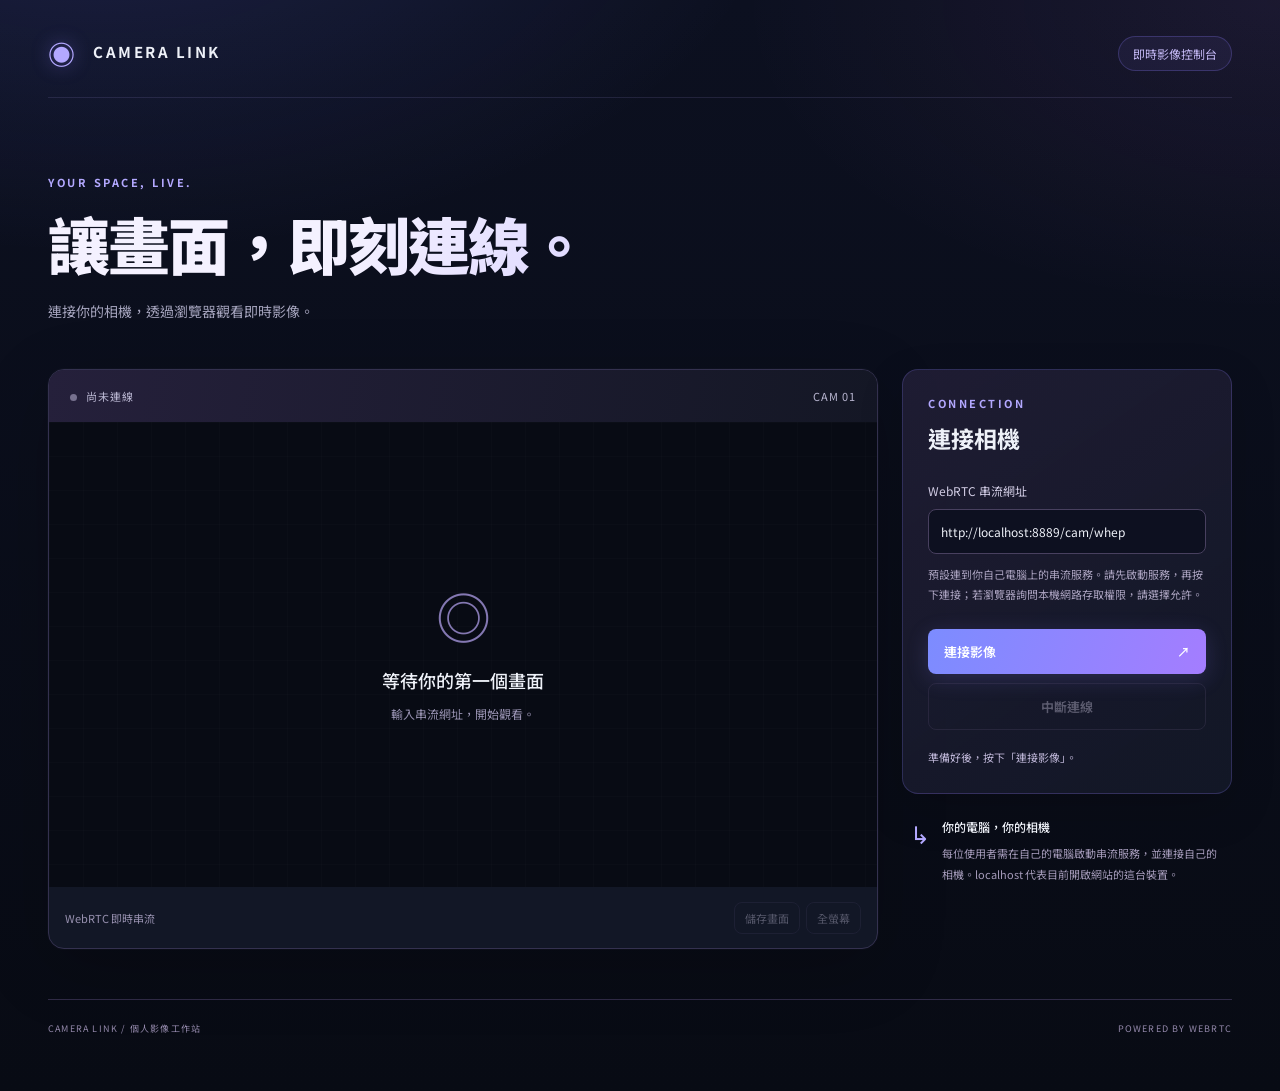
<file: index.html>
<!doctype html>
<html lang="zh-Hant">
<head>
  <meta charset="utf-8">
  <meta name="viewport" content="width=device-width, initial-scale=1">
  <meta name="color-scheme" content="dark">
  <title>Camera Link · 即時相機</title>
  <link rel="stylesheet" href="style.css">
  <script src="app.js" defer></script>
</head>
<body>
  <main>
    <header><a class="brand" href="./"><span class="brand-icon">◉</span> CAMERA LINK</a><span class="tag">即時影像控制台</span></header>
    <section class="intro"><p class="eyebrow">YOUR SPACE, LIVE.</p><h1>讓畫面，<br>即刻連線。</h1><p>連接你的相機，透過瀏覽器觀看即時影像。</p></section>
    <div class="workspace">
      <section class="viewer" aria-label="相機畫面">
        <div class="viewer-bar"><span><span id="status-dot" class="dot"></span><span id="status" role="status" aria-live="polite">尚未連線</span></span><span>CAM 01</span></div>
        <div class="screen" id="screen">
          <video id="video" autoplay playsinline muted aria-label="相機即時影像"></video>
          <div id="placeholder" class="placeholder"><span class="camera-icon">◎</span><h2>等待你的第一個畫面</h2><p>輸入串流網址，開始觀看。</p></div>
          <span class="live" id="live" hidden>● LIVE</span>
        </div>
        <div class="viewer-footer"><span id="resolution">WebRTC 即時串流</span><div><button id="snapshot" class="small" disabled>儲存畫面</button><button id="fullscreen" class="small" disabled>全螢幕</button></div></div>
      </section>
      <aside>
        <form id="connect-form" class="card">
          <p class="eyebrow">CONNECTION</p><h2>連接相機</h2>
          <label for="endpoint">WebRTC 串流網址</label>
          <input id="endpoint" type="url" required value="http://localhost:8889/cam/whep" placeholder="http://localhost:8889/cam/whep" autocomplete="off" spellcheck="false" aria-describedby="endpoint-help">
          <p class="help" id="endpoint-help">預設連到你自己電腦上的串流服務。請先啟動服務，再按下連接；若瀏覽器詢問本機網路存取權限，請選擇允許。</p>
          <button id="connect" class="primary" type="submit">連接影像 <span>↗</span></button>
          <button id="disconnect" type="button" class="secondary" disabled>中斷連線</button>
          <p id="message" class="message" role="status" aria-live="polite">準備好後，按下「連接影像」。</p>
        </form>
        <div class="note"><span>↳</span><div><h3>你的電腦，你的相機</h3><p>每位使用者需在自己的電腦啟動串流服務，並連接自己的相機。localhost 代表目前開啟網站的這台裝置。</p></div></div>
      </aside>
    </div>
    <footer><span>CAMERA LINK / 個人影像工作站</span><span>POWERED BY WEBRTC</span></footer>
  </main>
</body>
</html>
</file>
<file: style.css>
@import url('https://fonts.googleapis.com/css2?family=Noto+Sans+TC:wght@400;500;600;700;900&display=swap');
:root{font-family:'Noto Sans TC',system-ui,sans-serif;color:#eef1f8;background:#0a0d16;font-synthesis:none;color-scheme:dark}*{box-sizing:border-box}body{margin:0;background:radial-gradient(1100px 620px at 8% -12%,#6f78ff29,transparent 62%),radial-gradient(900px 520px at 100% 0%,#d17cf014,transparent 60%),linear-gradient(#0c1020,#080b14)}main{max-width:1392px;margin:auto;padding:34px 48px}header,.viewer-bar,.viewer-footer,footer{display:flex;justify-content:space-between;align-items:center}.brand{font-size:15px;letter-spacing:2.5px;font-weight:700;text-decoration:none;color:inherit}.brand-icon{color:#b3a8ff;font-size:27px;vertical-align:middle;margin-right:10px}.tag{font-size:12px;color:#aaa6c4;border:1px solid #34314f;padding:8px 14px;border-radius:30px}.intro{padding:65px 0 34px}.eyebrow{color:#b3a8ff;font-size:11px;letter-spacing:2.5px;font-weight:700}h1{font-size:clamp(36px,5vw,62px);line-height:1.25;letter-spacing:-2px;margin:15px 0 18px;font-weight:900}.intro>p:last-child{color:#a5a4bd;font-size:14px}.workspace{display:grid;grid-template-columns:minmax(0,1fr) 330px;gap:24px;align-items:start}.viewer{overflow:hidden;background:#121726;border:1px solid #34314f;border-radius:16px}.viewer-bar{height:52px;padding:0 21px;font-size:11px;letter-spacing:1px;color:#b9b6d1}.dot{display:inline-block;width:7px;height:7px;background:#77718f;border-radius:50%;margin-right:9px}.dot.online{background:#b3a8ff;box-shadow:0 0 10px #b3a8ff77}.screen{position:relative;aspect-ratio:16/9;background:#080b14;background-image:linear-gradient(#ffffff03 1px,transparent 1px),linear-gradient(90deg,#ffffff03 1px,transparent 1px);background-size:34px 34px;display:flex;align-items:center;justify-content:center}.screen:fullscreen{background:#000;width:100%;height:100%;aspect-ratio:auto}video{width:100%;height:100%;object-fit:contain;position:absolute;inset:0}.placeholder{text-align:center;padding:20px;z-index:1;pointer-events:none}.camera-icon{font-size:55px;font-weight:400;color:#8478b2}.placeholder h2{font-size:18px;font-weight:500;margin:12px 0}.placeholder p{font-size:12px;color:#9690af}.live{position:absolute;top:18px;left:18px;background:#b3a8ff;color:#181329;padding:5px 10px;border-radius:4px;font-size:10px;font-weight:700;letter-spacing:1px}.viewer-footer{min-height:61px;gap:10px;padding:12px 16px;color:#9891b0;font-size:11px}.viewer-footer>div{display:flex;gap:6px}button,input{font:inherit}button{cursor:pointer;transition:background .2s,opacity .2s;border-radius:8px}button:disabled{opacity:.35;cursor:not-allowed}.small{border:1px solid #34314f;background:transparent;color:#d0cce5;font-size:11px;padding:7px 10px}.small:hover:enabled{background:#2b2545}.card{border:1px solid #34314f;border-radius:16px;padding:25px;background:#17172a}.card .eyebrow{margin:0}.card h2{font-size:23px;margin:10px 0 27px}label{display:block;font-size:12px;color:#d2cde5;margin-bottom:10px}input{width:100%;border:1px solid #48405f;border-radius:8px;background:#0d1020;color:#eef1f8;padding:13px 12px;font-size:12px;outline:none}input:focus{border-color:#b3a8ff;box-shadow:0 0 0 2px #b3a8ff1a}input::placeholder{color:#817a9e}.help{font-size:11px;line-height:1.9;color:#aaa2bf;margin:10px 0 24px;overflow-wrap:anywhere}code{font-family:monospace}.primary,.secondary{width:100%;padding:13px 16px;font-size:13px;font-weight:600}.primary{background:#b3a8ff;color:#ffffff;border:0;display:flex;justify-content:space-between}.primary:hover:enabled{background:#b3a8ff}.secondary{background:transparent;border:1px solid #48405f;color:#ddd8ef;margin-top:9px}.message{font-size:11px;line-height:1.8;margin:18px 0 0;color:#bcb4d5;overflow-wrap:anywhere}.message.error{color:#ffb2a5}.note{display:flex;gap:12px;padding:22px 8px}.note>span{color:#b3a8ff;font-size:24px}.note h3{font-size:12px;font-weight:500;margin:2px 0 8px}.note p{font-size:11px;line-height:1.9;color:#a49ab9;margin:0}footer{border-top:1px solid #302b47;margin-top:50px;padding:22px 0;font-size:9px;letter-spacing:1.2px;color:#9388aa;gap:14px}button:focus-visible,a:focus-visible{outline:2px solid #b3a8ff;outline-offset:4px}[hidden]{display:none!important}@media(min-width:1000px){h1 br{display:none}}@media(max-width:850px){main{padding:25px 22px}.intro{padding-top:40px}.workspace{grid-template-columns:1fr}aside{display:grid;grid-template-columns:1fr}.card{padding:23px}.intro h1 br{display:none}footer{margin-top:25px}}@media(max-width:450px){.tag{font-size:10px;padding:6px 10px}.brand{font-size:11px;letter-spacing:1px}.viewer-footer{flex-wrap:wrap}.intro h1{font-size:38px}footer{align-items:start;flex-direction:column}}

/* Violet palette inspired by the supplied SRTools reference. */
body{min-height:100vh}
header{border-bottom:1px solid #b3a8ff20;padding-bottom:24px}
.brand-icon{text-shadow:0 0 20px #8b7dff66}
.tag{background:#8b7dff12;border-color:#8b7dff40;color:#c2b7f3}
.viewer{box-shadow:0 18px 70px #00000033,0 0 0 1px #b3a8ff06}
.viewer-bar{background:linear-gradient(100deg,#25203b,#141725)}
.card{background:linear-gradient(145deg,#242039cc,#121726);box-shadow:0 16px 45px #00000026;border-color:#8b7dff38}
.primary{background:linear-gradient(110deg,#7c8cff,#a47dff);box-shadow:0 5px 22px #8b7dff30}
.primary:hover:enabled{background:linear-gradient(110deg,#95a1ff,#bd9bff);box-shadow:0 5px 28px #8b7dff55}
.secondary:hover:enabled{background:#8b7dff14;border-color:#8b7dff88}
.live{background:#25203c;color:#d1c8ff;border:1px solid #b3a8ff66}
.dot.online{background:#b3a8ff;box-shadow:0 0 10px #8b7dff88}
h1{background:linear-gradient(110deg,#f4f1ff 25%,#b3a8ff 90%);background-clip:text;-webkit-background-clip:text;color:transparent}
input:focus{border-color:#a99aff;box-shadow:0 0 0 3px #8b7dff20}
</file>
